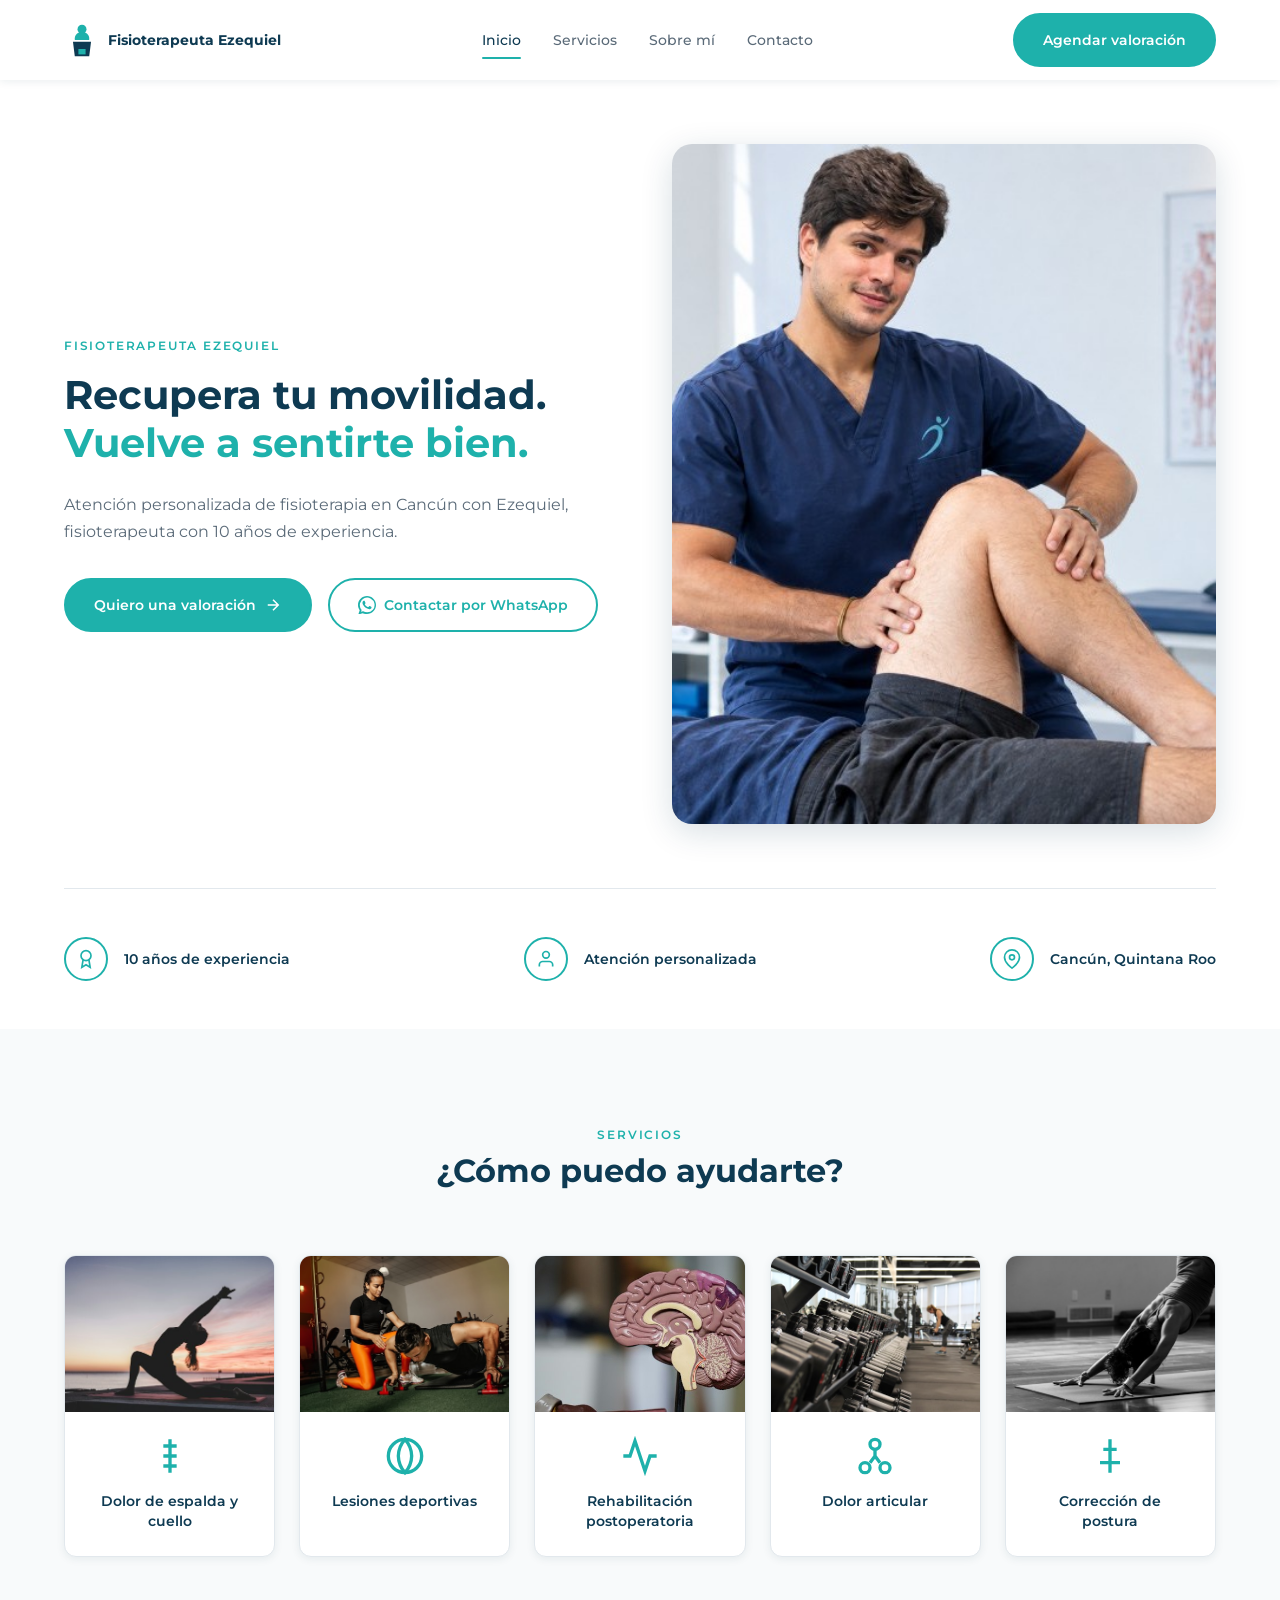
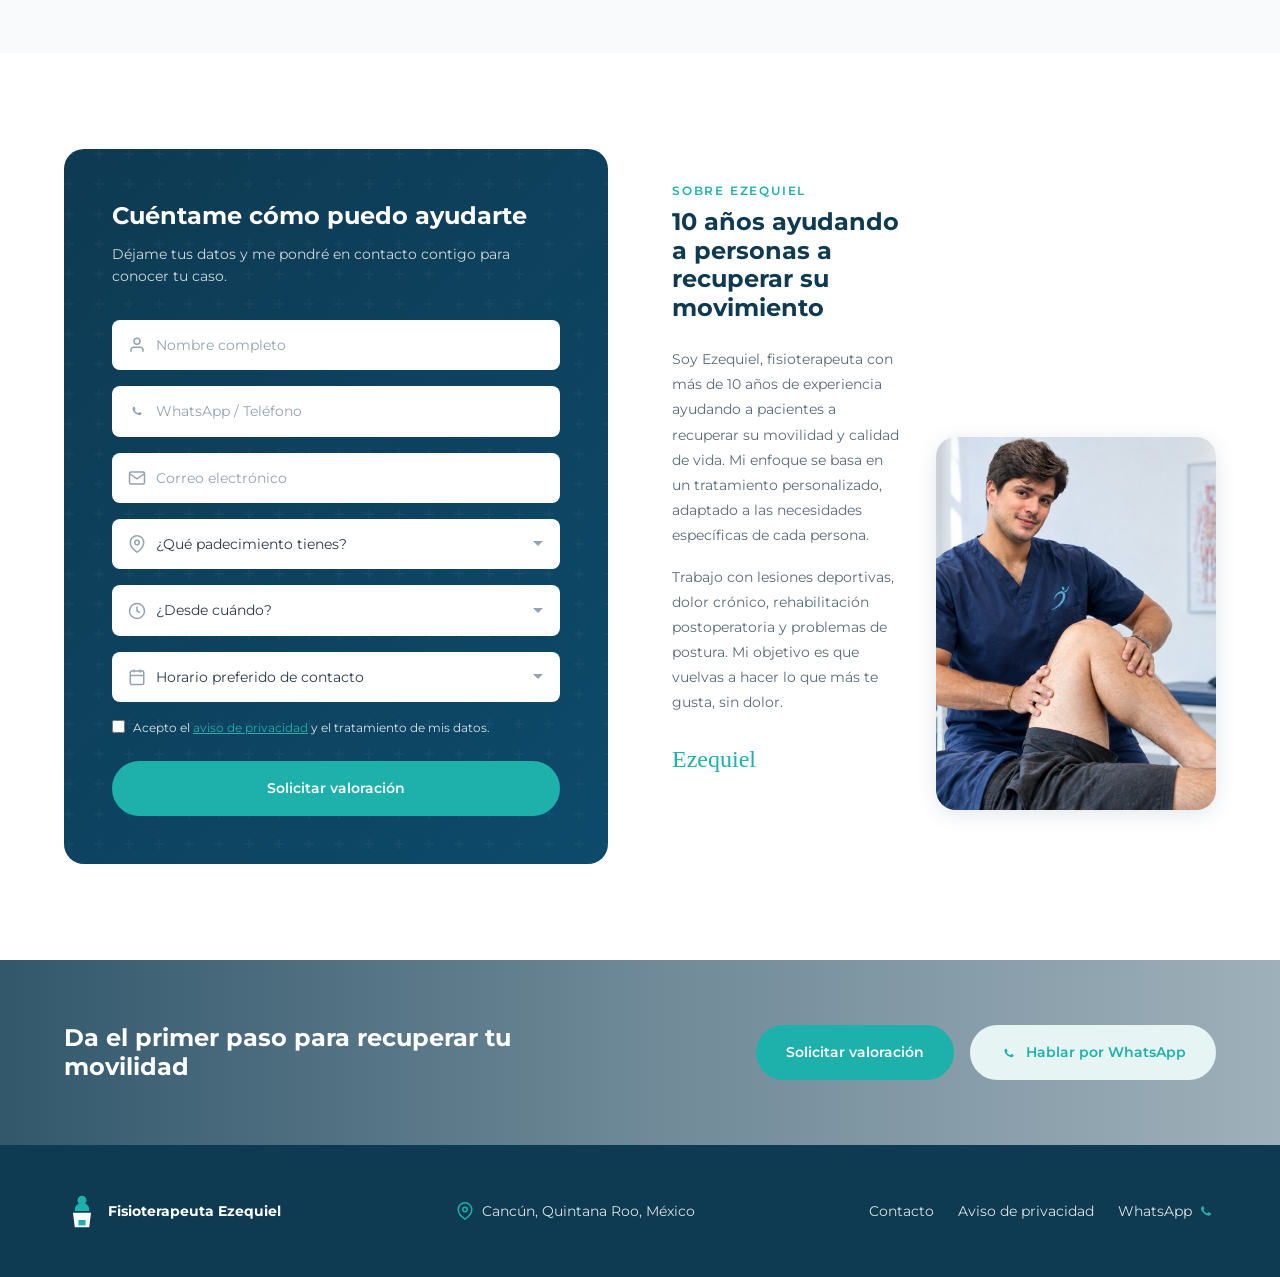
<file: index.html>
<!DOCTYPE html>
<html lang="es">
<head>
  <meta charset="UTF-8">
  <meta name="viewport" content="width=device-width, initial-scale=1.0">
  <meta name="description" content="Fisioterapeuta Ezequiel — Atención personalizada de fisioterapia en Cancún con 10 años de experiencia.">
  <title>Fisioterapeuta Ezequiel | Fisioterapia en Cancún</title>
  <link rel="icon" href="favicon.svg" type="image/svg+xml">
  <link rel="icon" href="favicon.ico" sizes="32x32">
  <link rel="apple-touch-icon" href="apple-touch-icon.png">
  <link rel="stylesheet" href="css/main.css">
</head>
<body>

  <!-- ========== HEADER ========== -->
  <header class="header" id="header">
    <div class="container header__inner">
      <a href="#inicio" class="logo" aria-label="Fisioterapeuta Ezequiel - Inicio">
        <svg class="logo__icon" viewBox="0 0 40 40" fill="none" xmlns="http://www.w3.org/2000/svg" aria-hidden="true">
          <circle cx="20" cy="8" r="5" fill="#1EB1AB"/>
          <path d="M12 18c0-4 3.5-7 8-7s8 3 8 7v2H12v-2z" fill="#1EB1AB"/>
          <path d="M10 22h20l-2 16H12l-2-16z" fill="#0E3A52"/>
          <path d="M16 30h8v6h-8v-6z" fill="#1EB1AB"/>
        </svg>
        <span>Fisioterapeuta Ezequiel</span>
      </a>

      <button class="nav-toggle" id="nav-toggle" aria-label="Abrir menú" aria-expanded="false">
        <span class="nav-toggle__bar"></span>
        <span class="nav-toggle__bar"></span>
        <span class="nav-toggle__bar"></span>
      </button>

      <nav class="nav" id="nav" aria-label="Navegación principal">
        <a href="#inicio" class="nav__link nav__link--active" data-section="inicio">Inicio</a>
        <a href="#servicios" class="nav__link" data-section="servicios">Servicios</a>
        <a href="#sobre-mi" class="nav__link" data-section="sobre-mi">Sobre mí</a>
        <a href="#contacto" class="nav__link" data-section="contacto">Contacto</a>
      </nav>

      <a href="#contacto" class="btn btn--primary header__cta">Agendar valoración</a>
    </div>
  </header>

  <main>

    <!-- ========== HERO ========== -->
    <section class="hero" id="inicio">
      <div class="container">
        <div class="hero__grid">
          <div class="hero__content">
            <span class="section-label hero__label">Fisioterapeuta Ezequiel</span>
            <h1 class="hero__title">
              Recupera tu movilidad.<br>
              <span class="text-highlight">Vuelve a sentirte bien.</span>
            </h1>
            <p class="hero__description">
              Atención personalizada de fisioterapia en Cancún con Ezequiel,
              fisioterapeuta con 10 años de experiencia.
            </p>
            <div class="hero__actions">
              <a href="#contacto" class="btn btn--primary">
                Quiero una valoración
                <svg class="btn__icon" viewBox="0 0 24 24" fill="none" stroke="currentColor" stroke-width="2" aria-hidden="true">
                  <path d="M5 12h14M12 5l7 7-7 7"/>
                </svg>
              </a>
              <a href="https://wa.me/529981234567" class="btn btn--outline" target="_blank" rel="noopener noreferrer" data-whatsapp>
                <svg class="btn__icon" viewBox="0 0 24 24" fill="currentColor" aria-hidden="true">
                  <path d="M17.472 14.382c-.297-.149-1.758-.867-2.03-.967-.273-.099-.471-.148-.67.15-.197.297-.767.966-.94 1.164-.173.199-.347.223-.644.075-.297-.15-1.255-.463-2.39-1.475-.883-.788-1.48-1.761-1.653-2.059-.173-.297-.018-.458.13-.606.134-.133.298-.347.446-.52.149-.174.198-.298.298-.497.099-.198.05-.371-.025-.52-.075-.149-.669-1.612-.916-2.207-.242-.579-.487-.5-.669-.51-.173-.008-.371-.01-.57-.01-.198 0-.52.074-.792.372-.272.297-1.04 1.016-1.04 2.479 0 1.462 1.065 2.875 1.213 3.074.149.198 2.096 3.2 5.077 4.487.709.306 1.262.489 1.694.625.712.227 1.36.195 1.871.118.571-.085 1.758-.719 2.006-1.413.248-.694.248-1.289.173-1.413-.074-.124-.272-.198-.57-.347z"/>
                  <path d="M12 0C5.373 0 0 5.373 0 12c0 2.625.846 5.059 2.284 7.034L.789 23.492a.75.75 0 00.918.918l4.458-1.495A11.945 11.945 0 0012 24c6.627 0 12-5.373 12-12S18.627 0 12 0zm0 21.818a9.818 9.818 0 01-5.006-1.374l-.36-.214-2.65.89.89-2.58-.234-.373A9.818 9.818 0 1112 21.818z"/>
                </svg>
                Contactar por WhatsApp
              </a>
            </div>
          </div>

          <div class="hero__image-wrapper">
            <img
              class="hero__image"
              src="assets/images/hero.jpg"
              alt="Ezequiel realizando fisioterapia a un paciente en Cancún"
              width="461"
              height="576"
            >
          </div>
        </div>

        <div class="hero__features">
          <ul class="hero__features-list">
            <li class="feature-item">
              <div class="feature-item__icon">
                <svg viewBox="0 0 24 24" fill="none" stroke="currentColor" stroke-width="2" aria-hidden="true">
                  <circle cx="12" cy="8" r="6"/>
                  <path d="M15.477 12.89L17 22l-5-3-5 3 1.523-9.11"/>
                </svg>
              </div>
              <span class="feature-item__text">10 años de experiencia</span>
            </li>
            <li class="feature-item">
              <div class="feature-item__icon">
                <svg viewBox="0 0 24 24" fill="none" stroke="currentColor" stroke-width="2" aria-hidden="true">
                  <path d="M20 21v-2a4 4 0 00-4-4H8a4 4 0 00-4 4v2"/>
                  <circle cx="12" cy="7" r="4"/>
                </svg>
              </div>
              <span class="feature-item__text">Atención personalizada</span>
            </li>
            <li class="feature-item">
              <div class="feature-item__icon">
                <svg viewBox="0 0 24 24" fill="none" stroke="currentColor" stroke-width="2" aria-hidden="true">
                  <path d="M21 10c0 7-9 13-9 13s-9-6-9-13a9 9 0 0118 0z"/>
                  <circle cx="12" cy="10" r="3"/>
                </svg>
              </div>
              <span class="feature-item__text">Cancún, Quintana Roo</span>
            </li>
          </ul>
        </div>
      </div>
    </section>

    <!-- ========== SERVICES ========== -->
    <section class="services" id="servicios">
      <div class="container">
        <header class="services__header">
          <span class="section-label">Servicios</span>
          <h2 class="section-title">¿Cómo puedo ayudarte?</h2>
        </header>

        <div class="services__grid" id="services-grid">
          <!-- Cards rendered by JS from data, or static fallback below -->
        </div>
      </div>
    </section>

    <!-- ========== CONTACT + ABOUT ========== -->
    <section class="contact-about">
      <div class="container">
        <div class="contact-about__grid">

          <!-- Contact form -->
          <div class="contact-form-box" id="contacto">
            <div class="contact-form-box__content">
              <h2 class="contact-form-box__title">Cuéntame cómo puedo ayudarte</h2>
              <p class="contact-form-box__subtitle">
                Déjame tus datos y me pondré en contacto contigo para conocer tu caso.
              </p>

              <form class="contact-form" id="contact-form" novalidate>
                <div class="form-group">
                  <div class="form-input-wrapper">
                    <svg class="form-input-icon" viewBox="0 0 24 24" fill="none" stroke="currentColor" stroke-width="2" aria-hidden="true">
                      <path d="M20 21v-2a4 4 0 00-4-4H8a4 4 0 00-4 4v2"/><circle cx="12" cy="7" r="4"/>
                    </svg>
                    <input class="form-input" type="text" id="name" name="name" placeholder="Nombre completo" required>
                  </div>
                </div>

                <div class="form-group">
                  <div class="form-input-wrapper">
                    <svg class="form-input-icon" viewBox="0 0 24 24" fill="currentColor" aria-hidden="true">
                      <path d="M17.472 14.382c-.297-.149-1.758-.867-2.03-.967-.273-.099-.471-.148-.67.15-.197.297-.767.966-.94 1.164-.173.199-.347.223-.644.075-.297-.15-1.255-.463-2.39-1.475-.883-.788-1.48-1.761-1.653-2.059-.173-.297-.018-.458.13-.606.134-.133.298-.347.446-.52.149-.174.198-.298.298-.497.099-.198.05-.371-.025-.52-.075-.149-.669-1.612-.916-2.207-.242-.579-.487-.5-.669-.51-.173-.008-.371-.01-.57-.01-.198 0-.52.074-.792.372-.272.297-1.04 1.016-1.04 2.479 0 1.462 1.065 2.875 1.213 3.074.149.198 2.096 3.2 5.077 4.487.709.306 1.262.489 1.694.625.712.227 1.36.195 1.871.118.571-.085 1.758-.719 2.006-1.413.248-.694.248-1.289.173-1.413-.074-.124-.272-.198-.57-.347z"/>
                    </svg>
                    <input class="form-input" type="tel" id="phone" name="phone" placeholder="WhatsApp / Teléfono" required>
                  </div>
                </div>

                <div class="form-group">
                  <div class="form-input-wrapper">
                    <svg class="form-input-icon" viewBox="0 0 24 24" fill="none" stroke="currentColor" stroke-width="2" aria-hidden="true">
                      <path d="M4 4h16c1.1 0 2 .9 2 2v12c0 1.1-.9 2-2 2H4c-1.1 0-2-.9-2-2V6c0-1.1.9-2 2-2z"/><polyline points="22,6 12,13 2,6"/>
                    </svg>
                    <input class="form-input" type="email" id="email" name="email" placeholder="Correo electrónico" required>
                  </div>
                </div>

                <div class="form-group">
                  <div class="form-input-wrapper">
                    <svg class="form-input-icon" viewBox="0 0 24 24" fill="none" stroke="currentColor" stroke-width="2" aria-hidden="true">
                      <path d="M21 10c0 7-9 13-9 13s-9-6-9-13a9 9 0 0118 0z"/><circle cx="12" cy="10" r="3"/>
                    </svg>
                    <select class="form-select" id="ailment" name="ailment" required>
                      <option value="" disabled selected>¿Qué padecimiento tienes?</option>
                      <option value="espalda">Dolor de espalda y cuello</option>
                      <option value="deportiva">Lesión deportiva</option>
                      <option value="postoperatoria">Rehabilitación postoperatoria</option>
                      <option value="articular">Dolor articular</option>
                      <option value="otro">Otro</option>
                    </select>
                  </div>
                </div>

                <div class="form-group">
                  <div class="form-input-wrapper">
                    <svg class="form-input-icon" viewBox="0 0 24 24" fill="none" stroke="currentColor" stroke-width="2" aria-hidden="true">
                      <circle cx="12" cy="12" r="10"/><polyline points="12 6 12 12 16 14"/>
                    </svg>
                    <select class="form-select" id="duration" name="duration" required>
                      <option value="" disabled selected>¿Desde cuándo?</option>
                      <option value="semana">Menos de una semana</option>
                      <option value="mes">1 a 4 semanas</option>
                      <option value="meses">1 a 6 meses</option>
                      <option value="anio">Más de 6 meses</option>
                    </select>
                  </div>
                </div>

                <div class="form-group">
                  <div class="form-input-wrapper">
                    <svg class="form-input-icon" viewBox="0 0 24 24" fill="none" stroke="currentColor" stroke-width="2" aria-hidden="true">
                      <rect x="3" y="4" width="18" height="18" rx="2" ry="2"/><line x1="16" y1="2" x2="16" y2="6"/><line x1="8" y1="2" x2="8" y2="6"/><line x1="3" y1="10" x2="21" y2="10"/>
                    </svg>
                    <select class="form-select" id="preferred-time" name="preferred-time" required>
                      <option value="" disabled selected>Horario preferido de contacto</option>
                      <option value="manana">Mañana (8:00 - 12:00)</option>
                      <option value="tarde">Tarde (12:00 - 18:00)</option>
                      <option value="noche">Noche (18:00 - 21:00)</option>
                    </select>
                  </div>
                </div>

                <label class="form-checkbox">
                  <input type="checkbox" id="privacy" name="privacy" required>
                  <span>Acepto el <a href="aviso-de-privacidad.html" target="_blank" rel="noopener">aviso de privacidad</a> y el tratamiento de mis datos.</span>
                </label>

                <button type="submit" class="btn btn--primary btn--full">Solicitar valoración</button>
              </form>
            </div>
          </div>

          <!-- About -->
          <div class="about" id="sobre-mi">
            <span class="section-label about__label">Sobre Ezequiel</span>
            <div class="about__layout">
              <div class="about__text-content">
                <h2 class="about__title">10 años ayudando a personas a recuperar su movimiento</h2>
                <p class="about__text">
                  Soy Ezequiel, fisioterapeuta con más de 10 años de experiencia ayudando
                  a pacientes a recuperar su movilidad y calidad de vida. Mi enfoque se
                  basa en un tratamiento personalizado, adaptado a las necesidades
                  específicas de cada persona.
                </p>
                <p class="about__text">
                  Trabajo con lesiones deportivas, dolor crónico, rehabilitación
                  postoperatoria y problemas de postura. Mi objetivo es que vuelvas a
                  hacer lo que más te gusta, sin dolor.
                </p>
                <p class="about__signature">Ezequiel</p>
              </div>
              <div class="about__image-wrapper">
                <img
                  class="about__image"
                  src="assets/images/about.jpg"
                  alt="Ezequiel, fisioterapeuta en consultorio"
                  width="432"
                  height="576"
                >
              </div>
            </div>
          </div>

        </div>
      </div>
    </section>

    <!-- ========== CTA BANNER ========== -->
    <section class="cta-banner" id="cta-banner">
      <div class="cta-banner__bg" aria-hidden="true"></div>
      <div class="cta-banner__overlay" aria-hidden="true"></div>
      <div class="container cta-banner__content">
        <h2 class="cta-banner__title">Da el primer paso para recuperar tu movilidad</h2>
        <div class="cta-banner__actions">
          <a href="#contacto" class="btn btn--primary">Solicitar valoración</a>
          <a href="https://wa.me/529981234567" class="btn btn--light" target="_blank" rel="noopener noreferrer" data-whatsapp>
            <svg class="btn__icon" viewBox="0 0 24 24" fill="currentColor" aria-hidden="true">
              <path d="M17.472 14.382c-.297-.149-1.758-.867-2.03-.967-.273-.099-.471-.148-.67.15-.197.297-.767.966-.94 1.164-.173.199-.347.223-.644.075-.297-.15-1.255-.463-2.39-1.475-.883-.788-1.48-1.761-1.653-2.059-.173-.297-.018-.458.13-.606.134-.133.298-.347.446-.52.149-.174.198-.298.298-.497.099-.198.05-.371-.025-.52-.075-.149-.669-1.612-.916-2.207-.242-.579-.487-.5-.669-.51-.173-.008-.371-.01-.57-.01-.198 0-.52.074-.792.372-.272.297-1.04 1.016-1.04 2.479 0 1.462 1.065 2.875 1.213 3.074.149.198 2.096 3.2 5.077 4.487.709.306 1.262.489 1.694.625.712.227 1.36.195 1.871.118.571-.085 1.758-.719 2.006-1.413.248-.694.248-1.289.173-1.413-.074-.124-.272-.198-.57-.347z"/>
            </svg>
            Hablar por WhatsApp
          </a>
        </div>
      </div>
    </section>

  </main>

  <!-- ========== FOOTER ========== -->
  <footer class="footer" id="footer">
    <div class="container footer__inner">
      <a href="#inicio" class="logo logo--light" aria-label="Fisioterapeuta Ezequiel - Inicio">
        <svg class="logo__icon" viewBox="0 0 40 40" fill="none" xmlns="http://www.w3.org/2000/svg" aria-hidden="true">
          <circle cx="20" cy="8" r="5" fill="#1EB1AB"/>
          <path d="M12 18c0-4 3.5-7 8-7s8 3 8 7v2H12v-2z" fill="#1EB1AB"/>
          <path d="M10 22h20l-2 16H12l-2-16z" fill="#ffffff"/>
          <path d="M16 30h8v6h-8v-6z" fill="#1EB1AB"/>
        </svg>
        <span>Fisioterapeuta Ezequiel</span>
      </a>

      <div class="footer__location">
        <svg class="footer__location-icon" viewBox="0 0 24 24" fill="none" stroke="currentColor" stroke-width="2" aria-hidden="true">
          <path d="M21 10c0 7-9 13-9 13s-9-6-9-13a9 9 0 0118 0z"/><circle cx="12" cy="10" r="3"/>
        </svg>
        <span>Cancún, Quintana Roo, México</span>
      </div>

      <nav class="footer__links" aria-label="Enlaces del pie de página">
        <a href="#contacto" class="footer__link">Contacto</a>
        <a href="aviso-de-privacidad.html" class="footer__link">Aviso de privacidad</a>
        <a href="https://wa.me/529981234567" class="footer__link footer__whatsapp" target="_blank" rel="noopener noreferrer" data-whatsapp>
          WhatsApp
          <svg class="footer__whatsapp-icon" viewBox="0 0 24 24" fill="currentColor" aria-hidden="true">
            <path d="M17.472 14.382c-.297-.149-1.758-.867-2.03-.967-.273-.099-.471-.148-.67.15-.197.297-.767.966-.94 1.164-.173.199-.347.223-.644.075-.297-.15-1.255-.463-2.39-1.475-.883-.788-1.48-1.761-1.653-2.059-.173-.297-.018-.458.13-.606.134-.133.298-.347.446-.52.149-.174.198-.298.298-.497.099-.198.05-.371-.025-.52-.075-.149-.669-1.612-.916-2.207-.242-.579-.487-.5-.669-.51-.173-.008-.371-.01-.57-.01-.198 0-.52.074-.792.372-.272.297-1.04 1.016-1.04 2.479 0 1.462 1.065 2.875 1.213 3.074.149.198 2.096 3.2 5.077 4.487.709.306 1.262.489 1.694.625.712.227 1.36.195 1.871.118.571-.085 1.758-.719 2.006-1.413.248-.694.248-1.289.173-1.413-.074-.124-.272-.198-.57-.347z"/>
          </svg>
        </a>
      </nav>
    </div>
  </footer>

  <script type="module" src="js/index.js"></script>
</body>
</html>
</file>
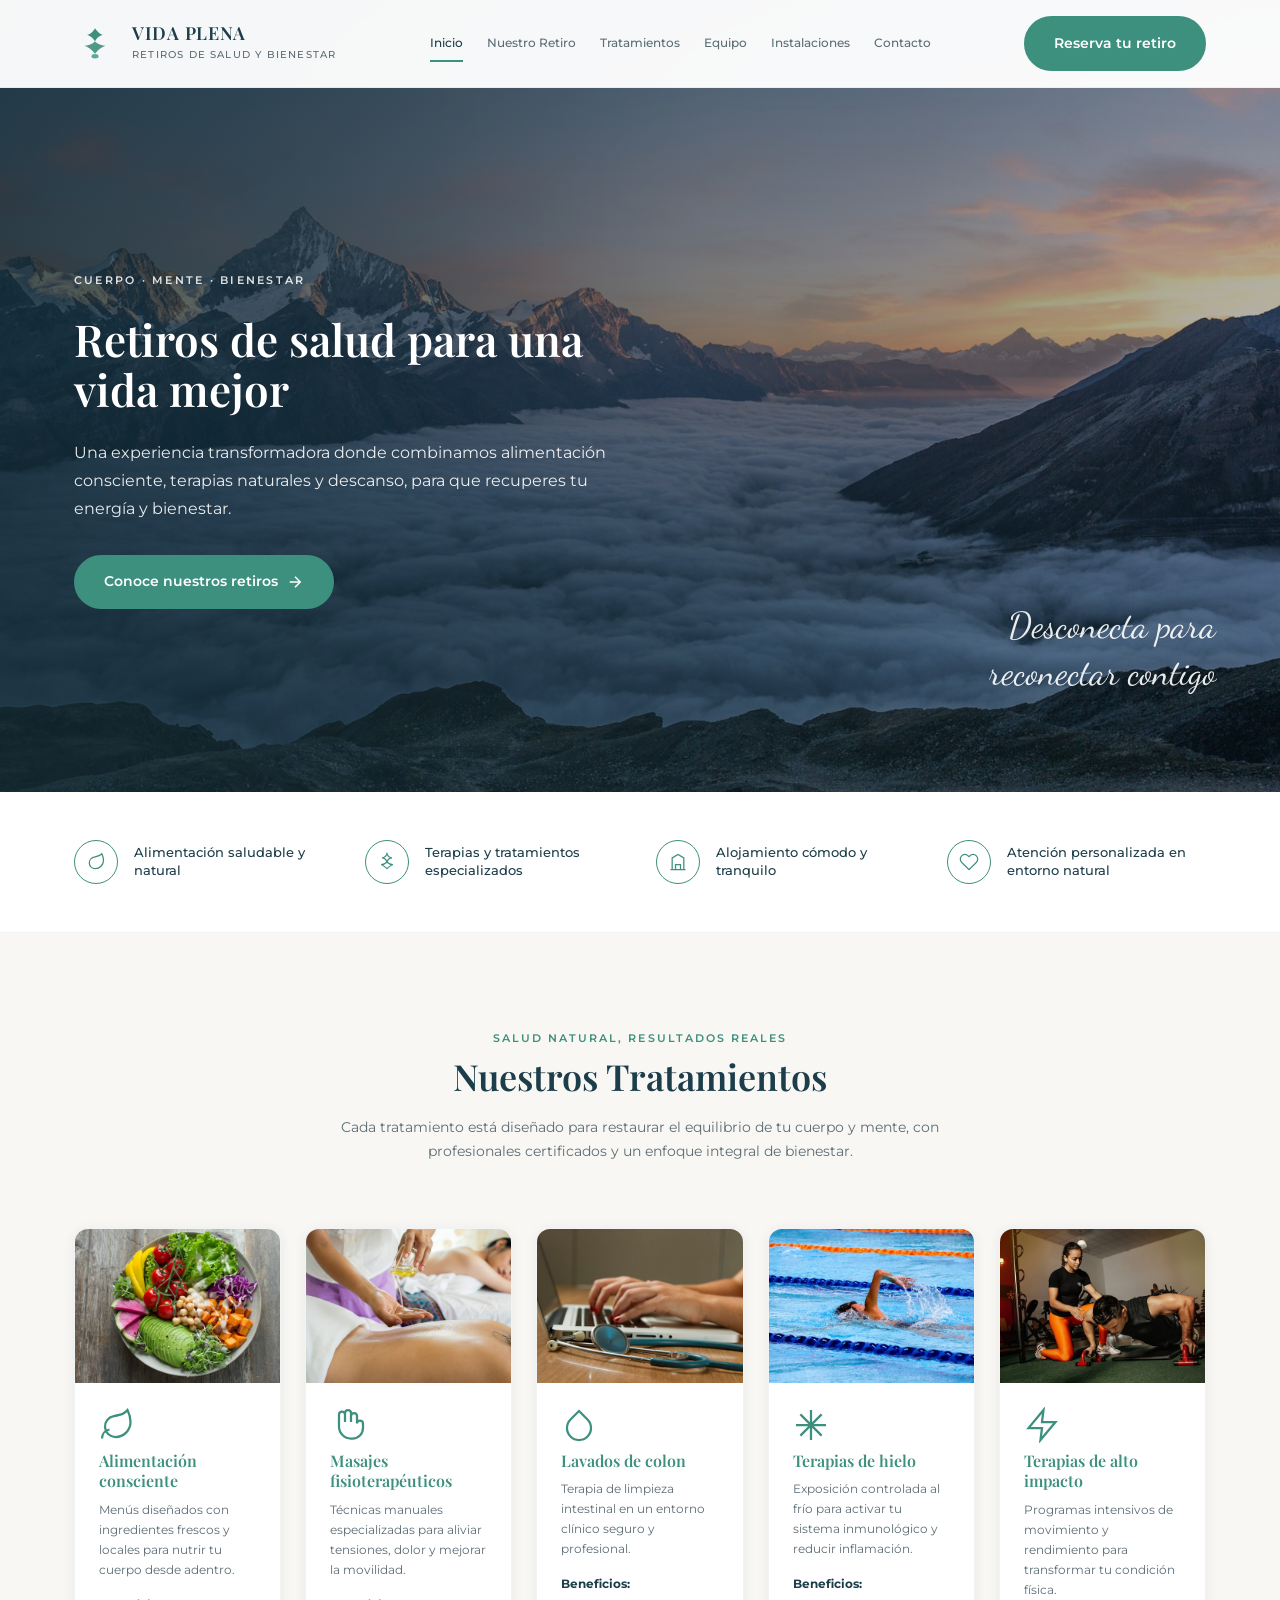
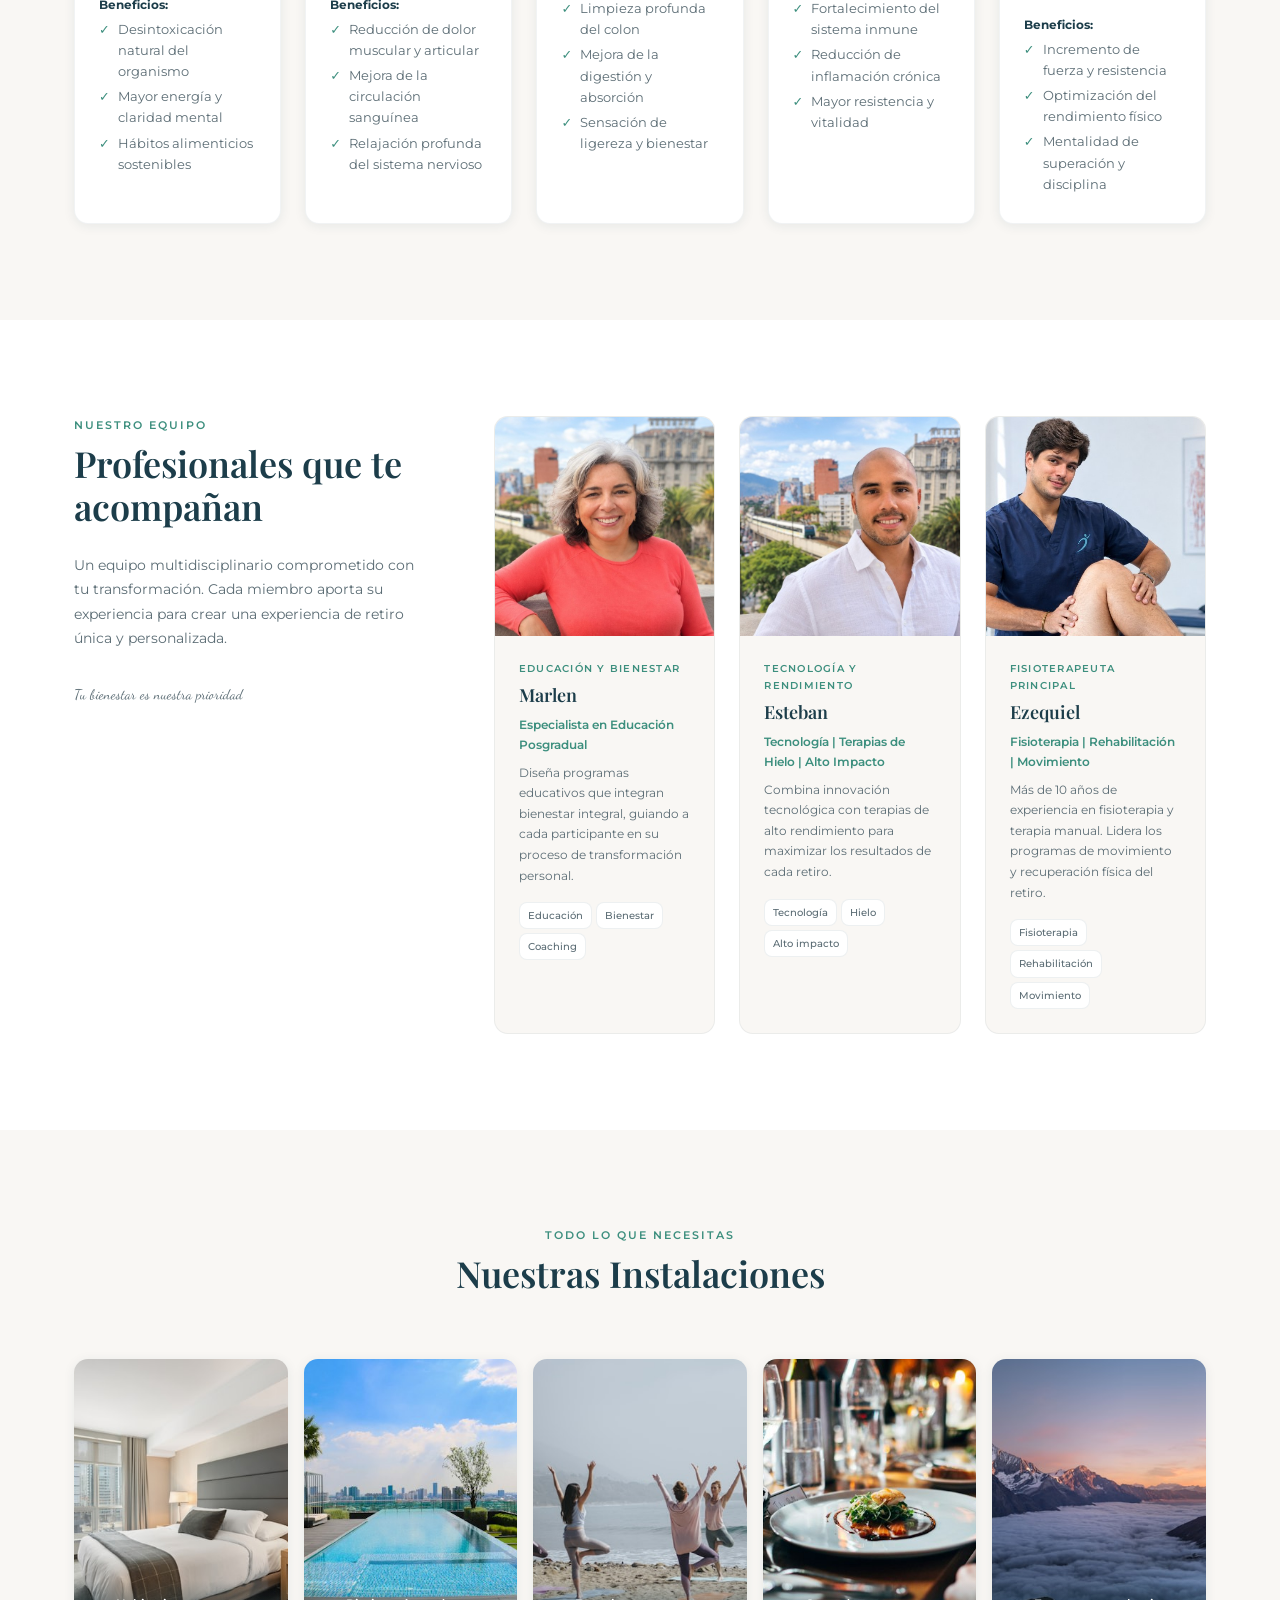
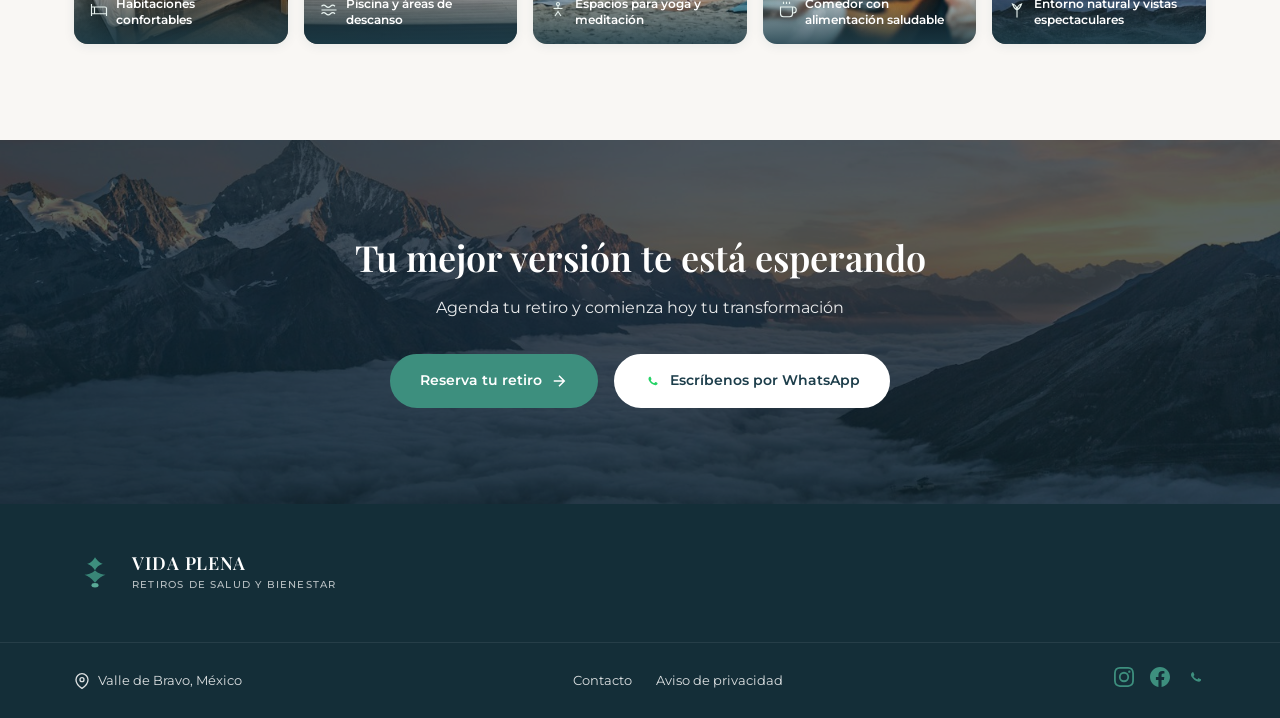
<file: vida_plena/index.html>
<!DOCTYPE html>
<html lang="es">
<head>
  <meta charset="UTF-8">
  <meta name="viewport" content="width=device-width, initial-scale=1.0">
  <meta name="description" content="Vida Plena — Retiros de salud y bienestar en Valle de Bravo. Alimentación consciente, terapias naturales y descanso en un entorno natural.">
  <title>Vida Plena | Retiros de Salud y Bienestar</title>
  <link rel="icon" href="favicon.svg" type="image/svg+xml">
  <link rel="stylesheet" href="css/main.css">
</head>
<body>

  <!-- HEADER -->
  <header class="header" id="header">
    <div class="container header__inner">
      <a href="#inicio" class="logo" aria-label="Vida Plena - Inicio">
        <svg class="logo__icon" viewBox="0 0 48 48" fill="none" aria-hidden="true">
          <path d="M24 6c-2.5 5-7 7.5-10 7.5 2.5 0 7 2.5 10 7.5 2.5-5 7-7.5 10-7.5-2.5 0-7-2.5-10-7.5z" fill="#3d8f7e"/>
          <path d="M24 21c-3.5 3.5-9 5-12 5 3.5 1 7.5 3.5 12 9 4.5-5.5 8.5-8 12-9-3 0-8.5-1.5-12-5z" fill="#3d8f7e" opacity="0.9"/>
          <ellipse cx="24" cy="38" rx="4" ry="2.5" fill="#5aab98"/>
        </svg>
        <div class="logo__text">
          <span class="logo__name">VIDA PLENA</span>
          <span class="logo__tagline">Retiros de Salud y Bienestar</span>
        </div>
      </a>

      <button class="nav-toggle" id="nav-toggle" aria-label="Abrir menú" aria-expanded="false">
        <span class="nav-toggle__bar"></span>
        <span class="nav-toggle__bar"></span>
        <span class="nav-toggle__bar"></span>
      </button>

      <nav class="nav" id="nav" aria-label="Navegación principal">
        <a href="#inicio" class="nav__link nav__link--active" data-section="inicio">Inicio</a>
        <a href="#nuestro-retiro" class="nav__link" data-section="nuestro-retiro">Nuestro Retiro</a>
        <a href="#tratamientos" class="nav__link" data-section="tratamientos">Tratamientos</a>
        <a href="#equipo" class="nav__link" data-section="equipo">Equipo</a>
        <a href="#instalaciones" class="nav__link" data-section="instalaciones">Instalaciones</a>
        <a href="#contacto" class="nav__link" data-section="contacto">Contacto</a>
      </nav>

      <a href="#contacto" class="btn btn--primary header__cta">Reserva tu retiro</a>
    </div>
  </header>

  <main>

    <!-- HERO -->
    <section class="hero" id="inicio">
      <div class="hero__bg" aria-hidden="true"></div>
      <div class="hero__overlay" aria-hidden="true"></div>
      <div class="container">
        <div class="hero__content">
          <p class="hero__eyebrow">Cuerpo · Mente · Bienestar</p>
          <h1 class="hero__title">Retiros de salud para una vida mejor</h1>
          <p class="hero__text">
            Una experiencia transformadora donde combinamos alimentación consciente,
            terapias naturales y descanso, para que recuperes tu energía y bienestar.
          </p>
          <a href="#tratamientos" class="btn btn--primary">
            Conoce nuestros retiros
            <svg class="btn__icon" viewBox="0 0 24 24" fill="none" stroke="currentColor" stroke-width="2" aria-hidden="true">
              <path d="M5 12h14M12 5l7 7-7 7"/>
            </svg>
          </a>
        </div>
      </div>
      <p class="hero__script" aria-hidden="true">Desconecta para reconectar contigo</p>
    </section>

    <!-- FEATURES / NUESTRO RETIRO -->
    <section class="features" id="nuestro-retiro">
      <div class="container">
        <div class="features__grid">
          <div class="feature-item">
            <div class="feature-item__icon">
              <svg viewBox="0 0 24 24" fill="none" stroke="currentColor" stroke-width="1.5" aria-hidden="true">
                <path d="M11 20A7 7 0 019.8 6.1C15.5 5 17 4.5 19 2c1 2 2 4.5 2 8 0 5.5-4.5 10-10 10z"/>
              </svg>
            </div>
            <span class="feature-item__text">Alimentación saludable y natural</span>
          </div>
          <div class="feature-item">
            <div class="feature-item__icon">
              <svg viewBox="0 0 24 24" fill="none" stroke="currentColor" stroke-width="1.5" aria-hidden="true">
                <path d="M12 2c-1 3-3 5-6 5 3 0 5 2 6 5 1-3 3-5 6-5-3 0-5-2-6-5z"/>
                <path d="M12 12c-2 2-5 3-7 3 2 1 4 2 7 5 3-3 5-4 7-5-2 0-5-1-7-3z"/>
              </svg>
            </div>
            <span class="feature-item__text">Terapias y tratamientos especializados</span>
          </div>
          <div class="feature-item">
            <div class="feature-item__icon">
              <svg viewBox="0 0 24 24" fill="none" stroke="currentColor" stroke-width="1.5" aria-hidden="true">
                <path d="M3 21h18M5 21V7l7-4 7 4v14"/>
                <path d="M9 21v-6h6v6"/>
              </svg>
            </div>
            <span class="feature-item__text">Alojamiento cómodo y tranquilo</span>
          </div>
          <div class="feature-item">
            <div class="feature-item__icon">
              <svg viewBox="0 0 24 24" fill="none" stroke="currentColor" stroke-width="1.5" aria-hidden="true">
                <path d="M20.84 4.61a5.5 5.5 0 00-7.78 0L12 5.67l-1.06-1.06a5.5 5.5 0 00-7.78 7.78l1.06 1.06L12 21.23l7.78-7.78 1.06-1.06a5.5 5.5 0 000-7.78z"/>
              </svg>
            </div>
            <span class="feature-item__text">Atención personalizada en entorno natural</span>
          </div>
        </div>
      </div>
    </section>

    <!-- TRATAMIENTOS -->
    <section class="treatments" id="tratamientos">
      <div class="container">
        <header class="treatments__header">
          <span class="section-eyebrow">Salud natural, resultados reales</span>
          <h2 class="section-title">Nuestros Tratamientos</h2>
          <p class="section-subtitle">
            Cada tratamiento está diseñado para restaurar el equilibrio de tu cuerpo
            y mente, con profesionales certificados y un enfoque integral de bienestar.
          </p>
        </header>
        <div class="treatments__grid" id="treatments-grid"></div>
      </div>
    </section>

    <!-- EQUIPO -->
    <section class="team" id="equipo">
      <div class="container">
        <div class="team__layout">
          <div class="team__intro">
            <span class="section-eyebrow">Nuestro equipo</span>
            <h2 class="section-title">Profesionales que te acompañan</h2>
            <p>
              Un equipo multidisciplinario comprometido con tu transformación.
              Cada miembro aporta su experiencia para crear una experiencia
              de retiro única y personalizada.
            </p>
            <p class="script-accent">Tu bienestar es nuestra prioridad</p>
          </div>
          <div class="team__grid" id="team-grid"></div>
        </div>
      </div>
    </section>

    <!-- INSTALACIONES -->
    <section class="facilities" id="instalaciones">
      <div class="container">
        <header class="facilities__header">
          <span class="section-eyebrow">Todo lo que necesitas</span>
          <h2 class="section-title">Nuestras Instalaciones</h2>
        </header>
        <div class="facilities__grid" id="facilities-grid"></div>
      </div>
    </section>

    <!-- CTA -->
    <section class="cta" id="contacto">
      <div class="cta__bg" aria-hidden="true"></div>
      <div class="cta__overlay" aria-hidden="true"></div>
      <div class="container cta__content">
        <h2 class="cta__title">Tu mejor versión te está esperando</h2>
        <p class="cta__text">Agenda tu retiro y comienza hoy tu transformación</p>
        <div class="cta__actions">
          <a href="#contacto" class="btn btn--primary">
            Reserva tu retiro
            <svg class="btn__icon" viewBox="0 0 24 24" fill="none" stroke="currentColor" stroke-width="2" aria-hidden="true">
              <path d="M5 12h14M12 5l7 7-7 7"/>
            </svg>
          </a>
          <a href="#" class="btn btn--white" data-whatsapp target="_blank" rel="noopener noreferrer">
            <svg class="btn__icon" viewBox="0 0 24 24" fill="#25D366" aria-hidden="true">
              <path d="M17.472 14.382c-.297-.149-1.758-.867-2.03-.967-.273-.099-.471-.148-.67.15-.197.297-.767.966-.94 1.164-.173.199-.347.223-.644.075-.297-.15-1.255-.463-2.39-1.475-.883-.788-1.48-1.761-1.653-2.059-.173-.297-.018-.458.13-.606.134-.133.298-.347.446-.52.149-.174.198-.298.298-.497.099-.198.05-.371-.025-.52-.075-.149-.669-1.612-.916-2.207-.242-.579-.487-.5-.669-.51-.173-.008-.371-.01-.57-.01-.198 0-.52.074-.792.372-.272.297-1.04 1.016-1.04 2.479 0 1.462 1.065 2.875 1.213 3.074.149.198 2.096 3.2 5.077 4.487.709.306 1.262.489 1.694.625.712.227 1.36.195 1.871.118.571-.085 1.758-.719 2.006-1.413.248-.694.248-1.289.173-1.413-.074-.124-.272-.198-.57-.347z"/>
            </svg>
            Escríbenos por WhatsApp
          </a>
        </div>
      </div>
    </section>

  </main>

  <!-- FOOTER -->
  <footer class="footer">
    <div class="footer__top">
      <div class="container footer__inner">
        <a href="#inicio" class="logo logo--light" aria-label="Vida Plena - Inicio">
          <svg class="logo__icon" viewBox="0 0 48 48" fill="none" aria-hidden="true">
            <path d="M24 6c-2.5 5-7 7.5-10 7.5 2.5 0 7 2.5 10 7.5 2.5-5 7-7.5 10-7.5-2.5 0-7-2.5-10-7.5z" fill="#3d8f7e"/>
            <path d="M24 21c-3.5 3.5-9 5-12 5 3.5 1 7.5 3.5 12 9 4.5-5.5 8.5-8 12-9-3 0-8.5-1.5-12-5z" fill="#3d8f7e" opacity="0.9"/>
            <ellipse cx="24" cy="38" rx="4" ry="2.5" fill="#5aab98"/>
          </svg>
          <div class="logo__text">
            <span class="logo__name">VIDA PLENA</span>
            <span class="logo__tagline">Retiros de Salud y Bienestar</span>
          </div>
        </a>
      </div>
    </div>
    <div class="footer__bottom">
      <div class="container footer__inner">
        <div class="footer__location">
          <svg width="16" height="16" viewBox="0 0 24 24" fill="none" stroke="currentColor" stroke-width="2" aria-hidden="true">
            <path d="M21 10c0 7-9 13-9 13s-9-6-9-13a9 9 0 0118 0z"/><circle cx="12" cy="10" r="3"/>
          </svg>
          Valle de Bravo, México
        </div>
        <nav class="footer__links" aria-label="Enlaces del pie de página">
          <a href="#contacto" class="footer__link">Contacto</a>
          <a href="../aviso-de-privacidad.html" class="footer__link">Aviso de privacidad</a>
        </nav>
        <div class="footer__social">
          <a href="https://www.instagram.com/ezetal" data-social="instagram" aria-label="Instagram" target="_blank" rel="noopener noreferrer">
            <svg viewBox="0 0 24 24" fill="currentColor" aria-hidden="true">
              <path d="M12 2.163c3.204 0 3.584.012 4.85.07 3.252.148 4.771 1.691 4.919 4.919.058 1.265.069 1.645.069 4.849 0 3.205-.012 3.584-.069 4.849-.149 3.225-1.664 4.771-4.919 4.919-1.266.058-1.644.07-4.85.07-3.204 0-3.584-.012-4.849-.07-3.26-.149-4.771-1.699-4.919-4.92-.058-1.265-.07-1.644-.07-4.849 0-3.204.013-3.583.07-4.849.149-3.227 1.664-4.771 4.919-4.919 1.266-.057 1.645-.069 4.849-.069zM12 0C8.741 0 8.333.014 7.053.072 2.695.272.273 2.69.073 7.052.014 8.333 0 8.741 0 12c0 3.259.014 3.668.072 4.948.2 4.358 2.618 6.78 6.98 6.98C8.333 23.986 8.741 24 12 24c3.259 0 3.668-.014 4.948-.072 4.354-.2 6.782-2.618 6.979-6.98.059-1.28.073-1.689.073-4.948 0-3.259-.014-3.667-.072-4.947-.196-4.354-2.617-6.78-6.979-6.98C15.668.014 15.259 0 12 0zm0 5.838a6.162 6.162 0 100 12.324 6.162 6.162 0 000-12.324zM12 16a4 4 0 110-8 4 4 0 010 8zm6.406-11.845a1.44 1.44 0 100 2.881 1.44 1.44 0 000-2.881z"/>
            </svg>
          </a>
          <a href="https://www.facebook.com/Toquessdesalud" data-social="facebook" aria-label="Facebook" target="_blank" rel="noopener noreferrer">
            <svg viewBox="0 0 24 24" fill="currentColor" aria-hidden="true">
              <path d="M24 12.073c0-6.627-5.373-12-12-12s-12 5.373-12 12c0 5.99 4.388 10.954 10.125 11.854v-8.385H7.078v-3.47h3.047V9.43c0-3.007 1.792-4.669 4.533-4.669 1.312 0 2.686.235 2.686.235v2.953H15.83c-1.491 0-1.956.925-1.956 1.874v2.25h3.328l-.532 3.47h-2.796v8.385C19.612 23.027 24 18.062 24 12.073z"/>
            </svg>
          </a>
          <a href="#" data-whatsapp aria-label="WhatsApp" target="_blank" rel="noopener noreferrer">
            <svg viewBox="0 0 24 24" fill="currentColor" aria-hidden="true">
              <path d="M17.472 14.382c-.297-.149-1.758-.867-2.03-.967-.273-.099-.471-.148-.67.15-.197.297-.767.966-.94 1.164-.173.199-.347.223-.644.075-.297-.15-1.255-.463-2.39-1.475-.883-.788-1.48-1.761-1.653-2.059-.173-.297-.018-.458.13-.606.134-.133.298-.347.446-.52.149-.174.198-.298.298-.497.099-.198.05-.371-.025-.52-.075-.149-.669-1.612-.916-2.207-.242-.579-.487-.5-.669-.51-.173-.008-.371-.01-.57-.01-.198 0-.52.074-.792.372-.272.297-1.04 1.016-1.04 2.479 0 1.462 1.065 2.875 1.213 3.074.149.198 2.096 3.2 5.077 4.487.709.306 1.262.489 1.694.625.712.227 1.36.195 1.871.118.571-.085 1.758-.719 2.006-1.413.248-.694.248-1.289.173-1.413-.074-.124-.272-.198-.57-.347z"/>
            </svg>
          </a>
        </div>
      </div>
    </div>
  </footer>

  <script type="module" src="js/index.js"></script>
</body>
</html>
</file>
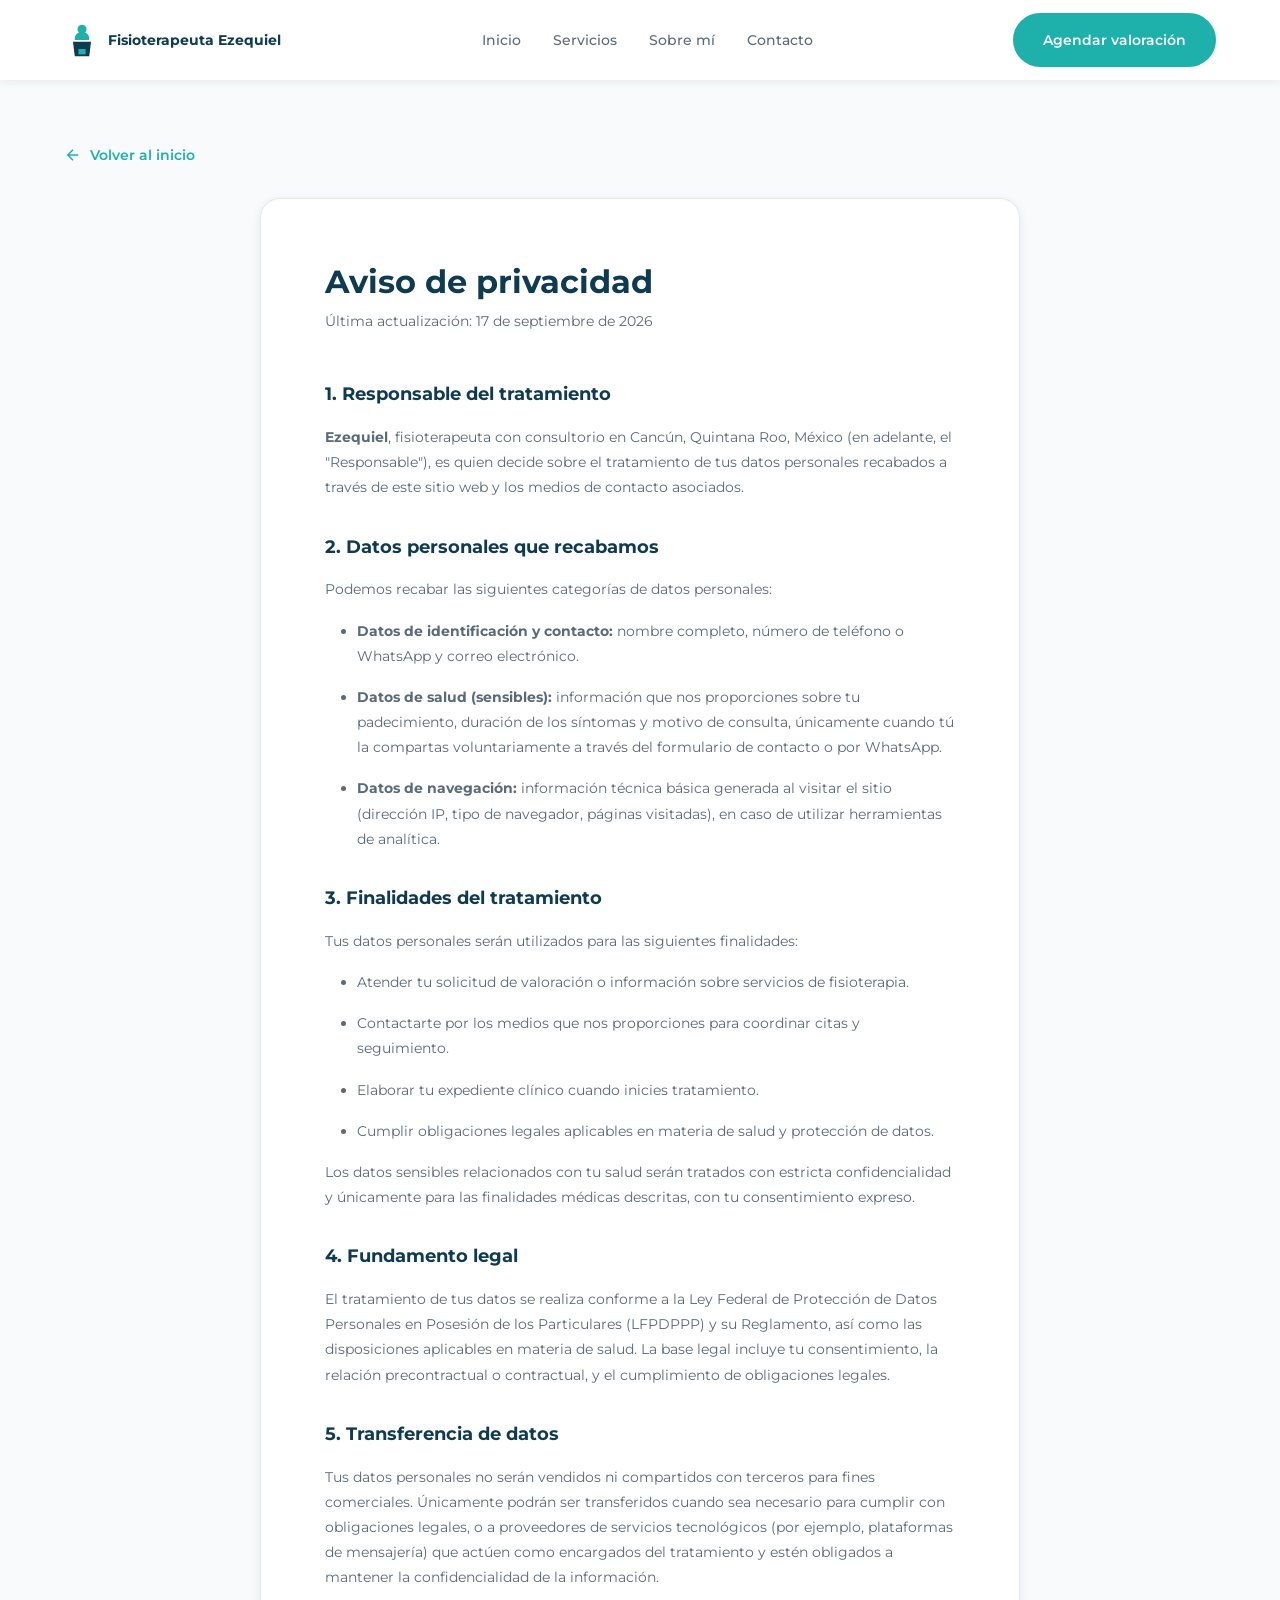
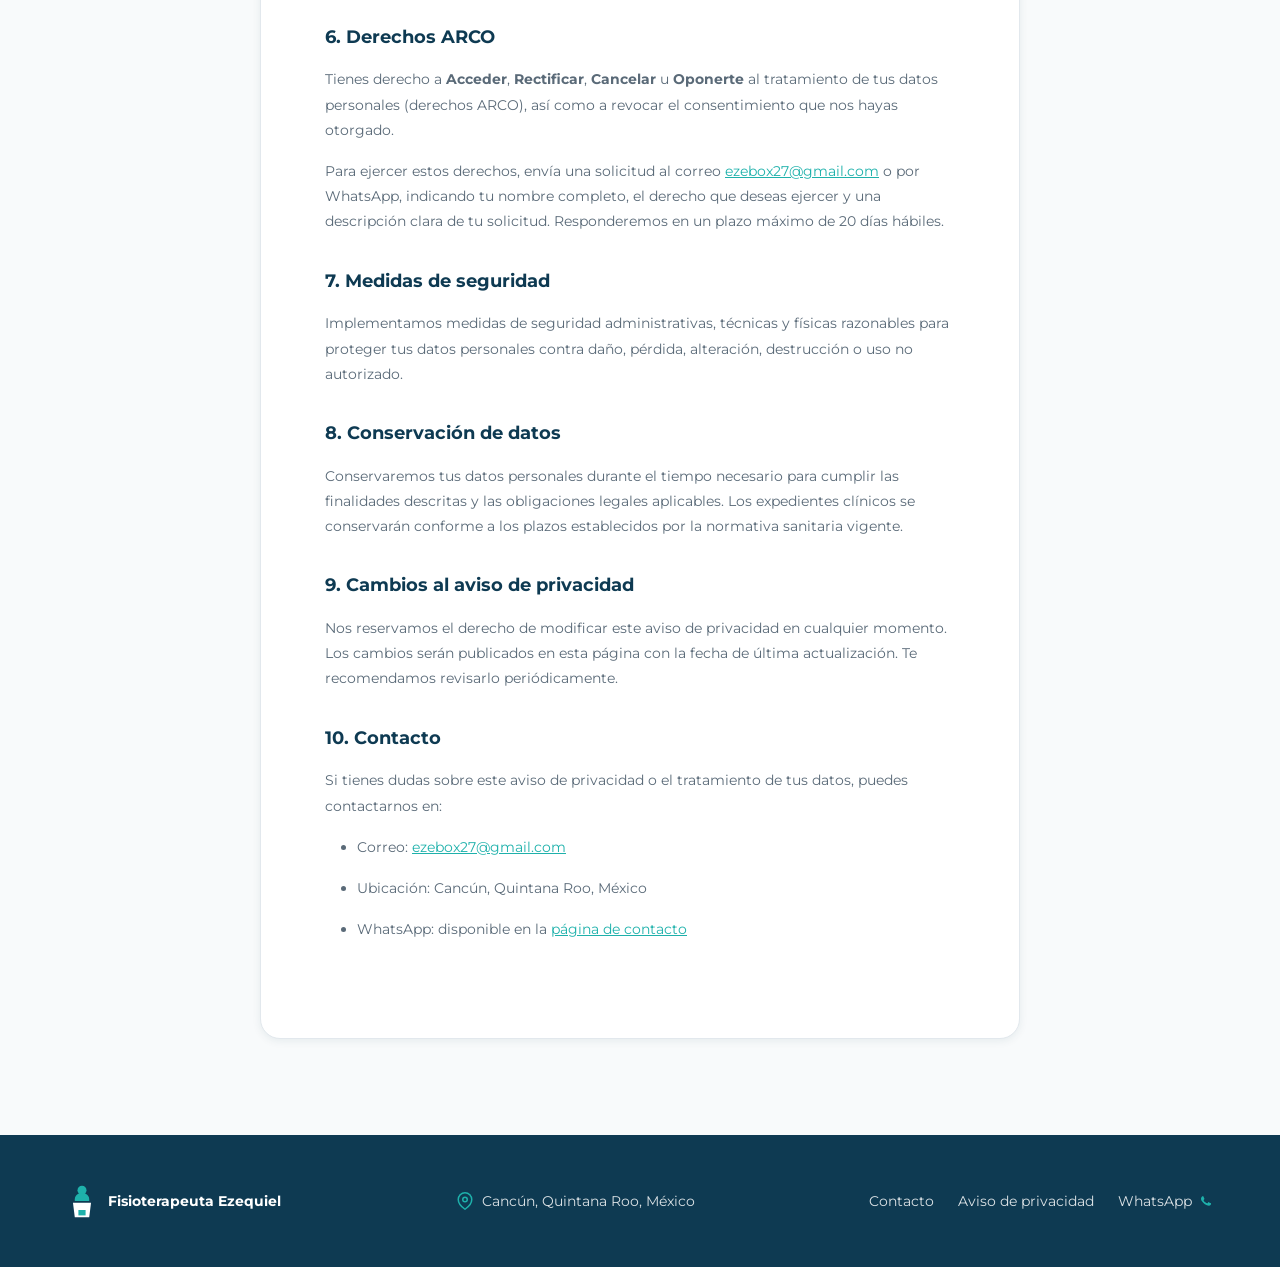
<file: aviso-de-privacidad.html>
<!doctype html>
<html lang="es">
  <head>
    <meta charset="UTF-8" />
    <meta name="viewport" content="width=device-width, initial-scale=1.0" />
    <meta
      name="description"
      content="Aviso de privacidad de Fisioterapeuta Ezequiel — Tratamiento de datos personales conforme a la LFPDPPP."
    />
    <title>Aviso de privacidad | Fisioterapeuta Ezequiel</title>
    <link rel="icon" href="favicon.svg" type="image/svg+xml" />
    <link rel="icon" href="favicon.ico" sizes="32x32" />
    <link rel="apple-touch-icon" href="apple-touch-icon.png" />
    <link rel="stylesheet" href="css/main.css" />
  </head>
  <body>
    <header class="header" id="header">
      <div class="container header__inner">
        <a
          href="index.html"
          class="logo"
          aria-label="Fisioterapeuta Ezequiel - Inicio"
        >
          <svg
            class="logo__icon"
            viewBox="0 0 40 40"
            fill="none"
            xmlns="http://www.w3.org/2000/svg"
            aria-hidden="true"
          >
            <circle cx="20" cy="8" r="5" fill="#1EB1AB" />
            <path d="M12 18c0-4 3.5-7 8-7s8 3 8 7v2H12v-2z" fill="#1EB1AB" />
            <path d="M10 22h20l-2 16H12l-2-16z" fill="#0E3A52" />
            <path d="M16 30h8v6h-8v-6z" fill="#1EB1AB" />
          </svg>
          <span>Fisioterapeuta Ezequiel</span>
        </a>

        <nav class="nav nav--static" aria-label="Navegación principal">
          <a href="index.html" class="nav__link">Inicio</a>
          <a href="index.html#servicios" class="nav__link">Servicios</a>
          <a href="index.html#sobre-mi" class="nav__link">Sobre mí</a>
          <a href="index.html#contacto" class="nav__link">Contacto</a>
        </nav>

        <a href="index.html#contacto" class="btn btn--primary header__cta"
          >Agendar valoración</a
        >
      </div>
    </header>

    <main class="privacy-page">
      <div class="container">
        <a href="index.html" class="privacy-page__back">
          <svg
            viewBox="0 0 24 24"
            fill="none"
            stroke="currentColor"
            stroke-width="2"
            aria-hidden="true"
          >
            <path d="M19 12H5M12 19l-7-7 7-7" />
          </svg>
          Volver al inicio
        </a>

        <article class="privacy-page__content">
          <h1 class="privacy-page__title">Aviso de privacidad</h1>
          <p class="privacy-page__updated">
            Última actualización: 17 de septiembre de 2026
          </p>

          <section class="privacy-page__section">
            <h2>1. Responsable del tratamiento</h2>
            <p>
              <strong>Ezequiel</strong>, fisioterapeuta con consultorio en
              Cancún, Quintana Roo, México (en adelante, el "Responsable"), es
              quien decide sobre el tratamiento de tus datos personales
              recabados a través de este sitio web y los medios de contacto
              asociados.
            </p>
          </section>

          <section class="privacy-page__section">
            <h2>2. Datos personales que recabamos</h2>
            <p>
              Podemos recabar las siguientes categorías de datos personales:
            </p>
            <ul>
              <li>
                <strong>Datos de identificación y contacto:</strong> nombre
                completo, número de teléfono o WhatsApp y correo electrónico.
              </li>
              <li>
                <strong>Datos de salud (sensibles):</strong> información que nos
                proporciones sobre tu padecimiento, duración de los síntomas y
                motivo de consulta, únicamente cuando tú la compartas
                voluntariamente a través del formulario de contacto o por
                WhatsApp.
              </li>
              <li>
                <strong>Datos de navegación:</strong> información técnica básica
                generada al visitar el sitio (dirección IP, tipo de navegador,
                páginas visitadas), en caso de utilizar herramientas de
                analítica.
              </li>
            </ul>
          </section>

          <section class="privacy-page__section">
            <h2>3. Finalidades del tratamiento</h2>
            <p>
              Tus datos personales serán utilizados para las siguientes
              finalidades:
            </p>
            <ul>
              <li>
                Atender tu solicitud de valoración o información sobre servicios
                de fisioterapia.
              </li>
              <li>
                Contactarte por los medios que nos proporciones para coordinar
                citas y seguimiento.
              </li>
              <li>
                Elaborar tu expediente clínico cuando inicies tratamiento.
              </li>
              <li>
                Cumplir obligaciones legales aplicables en materia de salud y
                protección de datos.
              </li>
            </ul>
            <p>
              Los datos sensibles relacionados con tu salud serán tratados con
              estricta confidencialidad y únicamente para las finalidades
              médicas descritas, con tu consentimiento expreso.
            </p>
          </section>

          <section class="privacy-page__section">
            <h2>4. Fundamento legal</h2>
            <p>
              El tratamiento de tus datos se realiza conforme a la Ley Federal
              de Protección de Datos Personales en Posesión de los Particulares
              (LFPDPPP) y su Reglamento, así como las disposiciones aplicables
              en materia de salud. La base legal incluye tu consentimiento, la
              relación precontractual o contractual, y el cumplimiento de
              obligaciones legales.
            </p>
          </section>

          <section class="privacy-page__section">
            <h2>5. Transferencia de datos</h2>
            <p>
              Tus datos personales no serán vendidos ni compartidos con terceros
              para fines comerciales. Únicamente podrán ser transferidos cuando
              sea necesario para cumplir con obligaciones legales, o a
              proveedores de servicios tecnológicos (por ejemplo, plataformas de
              mensajería) que actúen como encargados del tratamiento y estén
              obligados a mantener la confidencialidad de la información.
            </p>
          </section>

          <section class="privacy-page__section">
            <h2>6. Derechos ARCO</h2>
            <p>
              Tienes derecho a <strong>Acceder</strong>,
              <strong>Rectificar</strong>, <strong>Cancelar</strong> u
              <strong>Oponerte</strong> al tratamiento de tus datos personales
              (derechos ARCO), así como a revocar el consentimiento que nos
              hayas otorgado.
            </p>
            <p>
              Para ejercer estos derechos, envía una solicitud al correo
              <a href="mailto:ezebox27@gmail.com">ezebox27@gmail.com</a>
              o por WhatsApp, indicando tu nombre completo, el derecho que
              deseas ejercer y una descripción clara de tu solicitud.
              Responderemos en un plazo máximo de 20 días hábiles.
            </p>
          </section>

          <section class="privacy-page__section">
            <h2>7. Medidas de seguridad</h2>
            <p>
              Implementamos medidas de seguridad administrativas, técnicas y
              físicas razonables para proteger tus datos personales contra daño,
              pérdida, alteración, destrucción o uso no autorizado.
            </p>
          </section>

          <section class="privacy-page__section">
            <h2>8. Conservación de datos</h2>
            <p>
              Conservaremos tus datos personales durante el tiempo necesario
              para cumplir las finalidades descritas y las obligaciones legales
              aplicables. Los expedientes clínicos se conservarán conforme a los
              plazos establecidos por la normativa sanitaria vigente.
            </p>
          </section>

          <section class="privacy-page__section">
            <h2>9. Cambios al aviso de privacidad</h2>
            <p>
              Nos reservamos el derecho de modificar este aviso de privacidad en
              cualquier momento. Los cambios serán publicados en esta página con
              la fecha de última actualización. Te recomendamos revisarlo
              periódicamente.
            </p>
          </section>

          <section class="privacy-page__section">
            <h2>10. Contacto</h2>
            <p>
              Si tienes dudas sobre este aviso de privacidad o el tratamiento de
              tus datos, puedes contactarnos en:
            </p>
            <ul>
              <li>
                Correo:
                <a href="mailto:ezebox27@gmail.com">ezebox27@gmail.com</a>
              </li>
              <li>Ubicación: Cancún, Quintana Roo, México</li>
              <li>
                WhatsApp: disponible en la
                <a href="index.html#contacto">página de contacto</a>
              </li>
            </ul>
          </section>
        </article>
      </div>
    </main>

    <footer class="footer">
      <div class="container footer__inner">
        <a
          href="index.html"
          class="logo logo--light"
          aria-label="Fisioterapeuta Ezequiel - Inicio"
        >
          <svg
            class="logo__icon"
            viewBox="0 0 40 40"
            fill="none"
            xmlns="http://www.w3.org/2000/svg"
            aria-hidden="true"
          >
            <circle cx="20" cy="8" r="5" fill="#1EB1AB" />
            <path d="M12 18c0-4 3.5-7 8-7s8 3 8 7v2H12v-2z" fill="#1EB1AB" />
            <path d="M10 22h20l-2 16H12l-2-16z" fill="#ffffff" />
            <path d="M16 30h8v6h-8v-6z" fill="#1EB1AB" />
          </svg>
          <span>Fisioterapeuta Ezequiel</span>
        </a>

        <div class="footer__location">
          <svg
            class="footer__location-icon"
            viewBox="0 0 24 24"
            fill="none"
            stroke="currentColor"
            stroke-width="2"
            aria-hidden="true"
          >
            <path d="M21 10c0 7-9 13-9 13s-9-6-9-13a9 9 0 0118 0z" />
            <circle cx="12" cy="10" r="3" />
          </svg>
          <span>Cancún, Quintana Roo, México</span>
        </div>

        <nav class="footer__links" aria-label="Enlaces del pie de página">
          <a href="index.html#contacto" class="footer__link">Contacto</a>
          <a href="aviso-de-privacidad.html" class="footer__link"
            >Aviso de privacidad</a
          >
          <a
            href="https://wa.me/529981234567"
            class="footer__link footer__whatsapp"
            target="_blank"
            rel="noopener noreferrer"
            data-whatsapp
          >
            WhatsApp
            <svg
              class="footer__whatsapp-icon"
              viewBox="0 0 24 24"
              fill="currentColor"
              aria-hidden="true"
            >
              <path
                d="M17.472 14.382c-.297-.149-1.758-.867-2.03-.967-.273-.099-.471-.148-.67.15-.197.297-.767.966-.94 1.164-.173.199-.347.223-.644.075-.297-.15-1.255-.463-2.39-1.475-.883-.788-1.48-1.761-1.653-2.059-.173-.297-.018-.458.13-.606.134-.133.298-.347.446-.52.149-.174.198-.298.298-.497.099-.198.05-.371-.025-.52-.075-.149-.669-1.612-.916-2.207-.242-.579-.487-.5-.669-.51-.173-.008-.371-.01-.57-.01-.198 0-.52.074-.792.372-.272.297-1.04 1.016-1.04 2.479 0 1.462 1.065 2.875 1.213 3.074.149.198 2.096 3.2 5.077 4.487.709.306 1.262.489 1.694.625.712.227 1.36.195 1.871.118.571-.085 1.758-.719 2.006-1.413.248-.694.248-1.289.173-1.413-.074-.124-.272-.198-.57-.347z"
              />
            </svg>
          </a>
        </nav>
      </div>
    </footer>

    <script type="module">
      import { initWhatsApp } from "./js/modules/whatsapp.js";
      initWhatsApp();
    </script>
  </body>
</html>
</file>
<file: css/main.css>
/* ==========================================================================
   Main stylesheet — Entry point
   Import order: base → components → sections
   ========================================================================== */

@import url('https://fonts.googleapis.com/css2?family=Montserrat:wght@400;500;600;700&display=swap');

@import 'base.css';
@import 'components.css';

/* Sections */
@import 'sections/header.css';
@import 'sections/hero.css';
@import 'sections/services.css';
@import 'sections/contact-about.css';
@import 'sections/cta-banner.css';
@import 'sections/footer.css';
@import 'sections/privacy.css';
</file>
<file: vida_plena/css/main.css>
@import url('https://fonts.googleapis.com/css2?family=Dancing+Script:wght@500;600&family=Montserrat:wght@400;500;600;700&family=Playfair+Display:wght@500;600;700&display=swap');

@import 'base.css';
@import 'components.css';
@import 'sections/header.css';
@import 'sections/hero.css';
@import 'sections/features.css';
@import 'sections/treatments.css';
@import 'sections/team.css';
@import 'sections/facilities.css';
@import 'sections/cta.css';
@import 'sections/footer.css';
</file>
